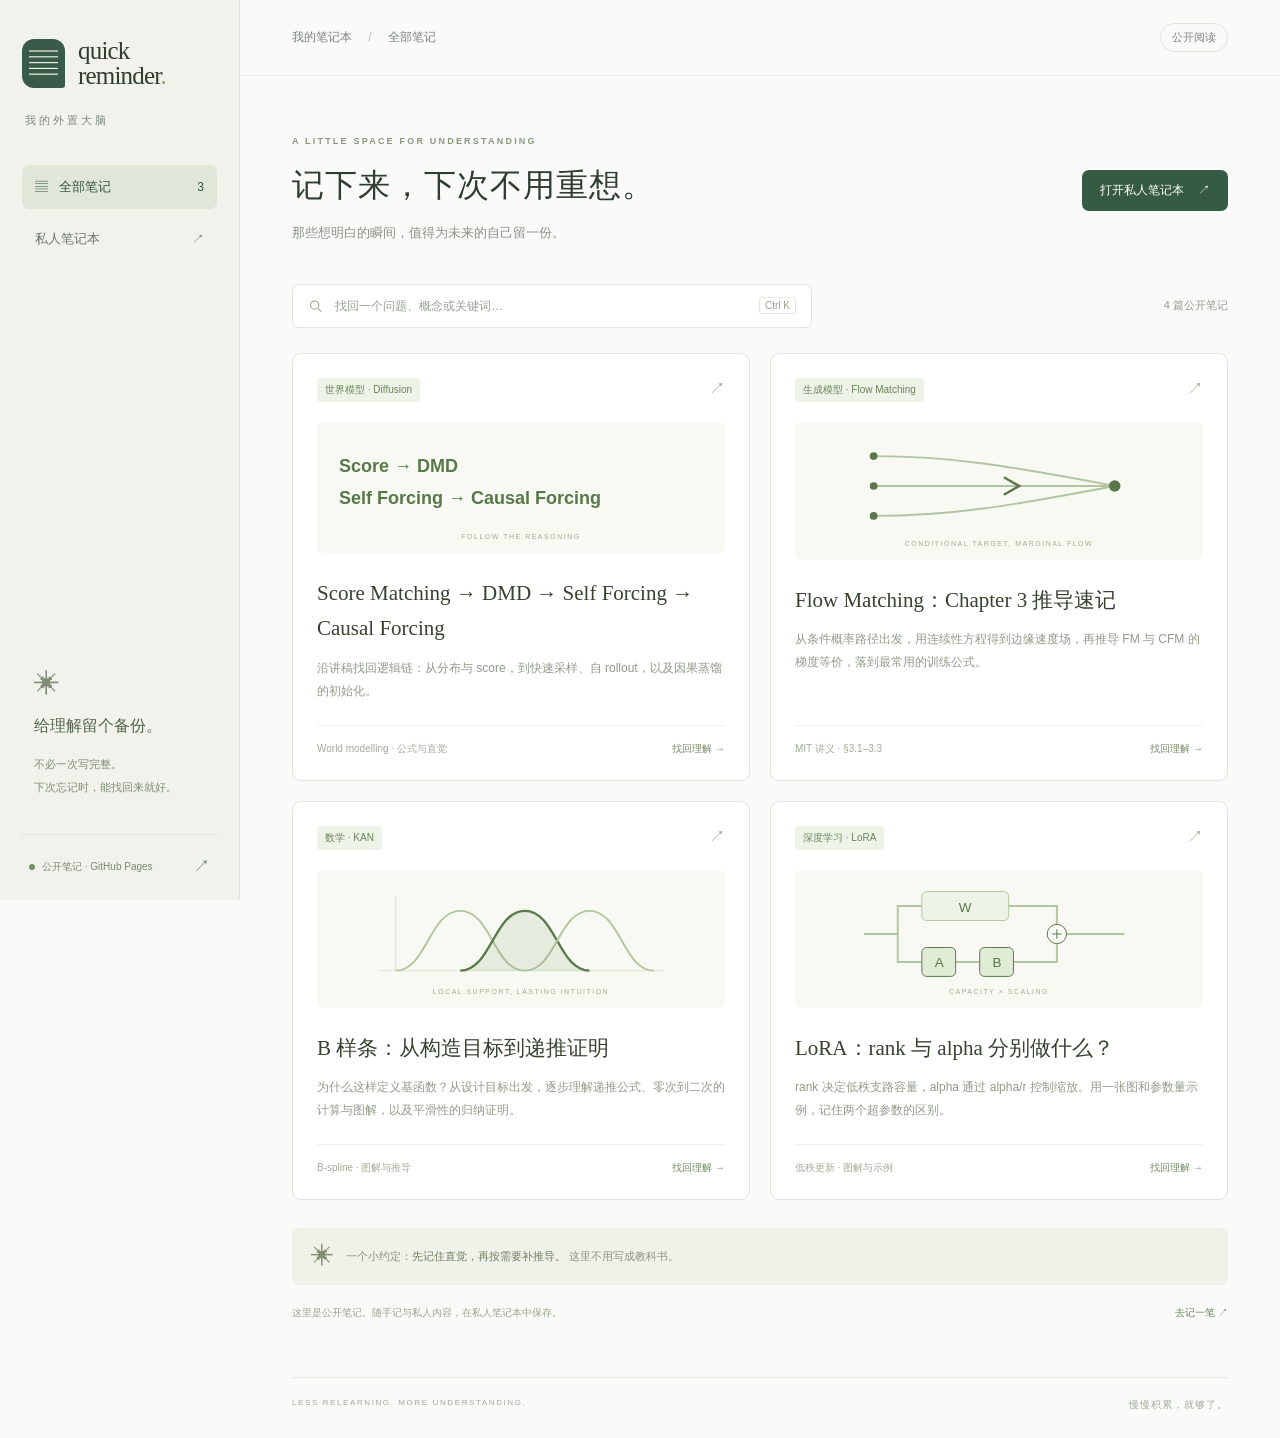
<file: index.html>
<!doctype html>
<html lang="zh-CN">
<head>
<meta charset="utf-8"><meta name="viewport" content="width=device-width,initial-scale=1">
<meta name="description" content="给理解留个备份。关于数学、算法与事物如何运作的 Quick Reminder。">
<title>Quick Reminder · 给理解留个备份</title>
<link rel="icon" href="assets/favicon.svg" type="image/svg+xml">
<link rel="stylesheet" href="assets/home.css">
<script src="assets/home.js" defer></script>
</head>
<body>
<aside class="sidebar">
<a class="brand" href="./" aria-label="Quick Reminder 首页"><span class="brand-icon" aria-hidden="true">▤</span><span>quick<br>reminder<span class="dot">.</span></span></a>
<p class="workspace-label">我的外置大脑</p>
<nav aria-label="笔记导航"><a class="nav-item active" href="./" aria-current="page"><span aria-hidden="true">▤</span>全部笔记<span class="count" id="sidebar-count">3</span></a><a class="nav-item" href="https://quick-reminder-daniel-notes.danielyu-apss.chatgpt.site/" target="_blank" rel="noopener">私人笔记本<span class="count" aria-hidden="true">↗</span></a></nav>
<div class="sidebar-bottom"><span class="leaf" aria-hidden="true">✳</span><p>给理解留个备份。</p><small>不必一次写完整。<br>下次忘记时，能找回来就好。</small></div>
<footer class="sidebar-footer"><span class="live-dot"></span>公开笔记 · GitHub Pages<a href="https://github.com/dyu056/quick_reminder" target="_blank" rel="noopener" aria-label="查看 GitHub 仓库">↗</a></footer>
</aside>
<div class="workspace"><header class="topbar"><span>我的笔记本 <span class="separator">/</span> 全部笔记</span><span class="badge">公开阅读</span></header>
<main>
<div class="heading-row"><div><p class="eyebrow">A LITTLE SPACE FOR UNDERSTANDING</p><h1>记下来，下次不用重想。</h1><p class="intro">那些想明白的瞬间，值得为未来的自己留一份。</p></div><a class="primary" href="https://quick-reminder-daniel-notes.danielyu-apss.chatgpt.site/" target="_blank" rel="noopener">打开私人笔记本 <span aria-hidden="true">↗</span></a></div>
<div class="tools"><label class="search" for="search"><svg width="18" height="18" viewBox="0 0 24 24" fill="none" stroke="currentColor" stroke-width="1.6" aria-hidden="true"><circle cx="10.5" cy="10.5" r="6.5"/><path d="m16 16 5 5"/></svg><input id="search" type="search" placeholder="找回一个问题、概念或关键词…" autocomplete="off"><kbd aria-hidden="true">⌘ K</kbd></label><span id="result-count" class="result-count" role="status" aria-live="polite">3 篇公开笔记</span></div>
<section id="notes" class="note-grid" aria-label="公开笔记列表">
<a class="note-card" href="score-dmd-forcing.html" data-search="score matching DMD distribution matching distillation self forcing causal forcing diffusion energy model Langevin KL world model 世界模型 蒸馏 因果 自回归 视频">
<div class="card-top"><span class="tag">世界模型 · Diffusion</span><span aria-hidden="true">↗</span></div>
<div class="spline-preview" aria-hidden="true"><div style="padding:18px 8px;color:#59784a;font-size:18px;font-weight:600;line-height:1.8">Score → DMD<br>Self Forcing → Causal Forcing</div><span>FOLLOW THE REASONING</span></div>
<h2>Score Matching → DMD → Self Forcing → Causal Forcing</h2><p>沿讲稿找回逻辑链：从分布与 score，到快速采样、自 rollout，以及因果蒸馏的初始化。</p><div class="card-bottom"><span>World modelling · 公式与直觉</span><span>找回理解 →</span></div>
</a>

<a class="note-card" href="flow-matching.html" data-search="Flow Matching flow matching diffusion 扩散 生成模型 条件 边缘 概率路径 速度场 连续性方程 CFM FM Gaussian CondOT 推导 MIT chapter 3">
<div class="card-top"><span class="tag">生成模型 · Flow Matching</span><span aria-hidden="true">↗</span></div>
<div class="spline-preview" aria-hidden="true"><svg viewBox="0 0 320 112" fill="none"><g stroke="#b4c49e" stroke-width="2"><path d="M30 25C110 25 170 35 280 56"/><path d="M30 56H280"/><path d="M30 87C110 87 170 77 280 56"/></g><path d="m165 47 16 9-16 9" stroke="#59784a" stroke-width="2.5"/><g fill="#59784a"><circle cx="30" cy="25" r="4"/><circle cx="30" cy="56" r="4"/><circle cx="30" cy="87" r="4"/><circle cx="280" cy="56" r="6"/></g></svg><span>CONDITIONAL TARGET, MARGINAL FLOW</span></div>
<h2>Flow Matching：Chapter 3 推导速记</h2><p>从条件概率路径出发，用连续性方程得到边缘速度场，再推导 FM 与 CFM 的梯度等价，落到最常用的训练公式。</p><div class="card-bottom"><span>MIT 讲义 · §3.1–3.3</span><span>找回理解 →</span></div>
</a>

<a class="note-card" href="b-spline.html" data-search="B 样条 B-spline spline basis KAN 数学 算法 构造 递推 证明 平滑性 连续性 零次 一次 二次 基函数 图解 归纳">
<div class="card-top"><span class="tag">数学 · KAN</span><span aria-hidden="true">↗</span></div>
<div class="spline-preview" aria-hidden="true"><svg viewBox="0 0 320 112" fill="none"><path d="M12 94h296M30 16v78" stroke="#dce4d4" stroke-width="1"/><path d="M30 94c32 0 35-62 67-62s35 62 67 62" stroke="#b4c49e" stroke-width="2"/><path d="M97 94c32 0 35-62 67-62s35 62 67 62" stroke="#59784a" stroke-width="2.5"/><path d="M164 94c32 0 35-62 67-62s35 62 67 62" stroke="#b4c49e" stroke-width="2"/><path d="M97 94c32 0 35-62 67-62s35 62 67 62Z" fill="#6c8d5020"/></svg><span>LOCAL SUPPORT, LASTING INTUITION</span></div>
<h2>B 样条：从构造目标到递推证明</h2><p>为什么这样定义基函数？从设计目标出发，逐步理解递推公式、零次到二次的计算与图解，以及平滑性的归纳证明。</p><div class="card-bottom"><span>B-spline · 图解与推导</span><span>找回理解 →</span></div>
</a>
<a class="note-card" href="lora-rank-alpha.html" data-search="LoRA rank alpha 低秩 适配 微调 权重 增量 A B 参数量 缩放 DiT DreamX 深度学习 PEFT">
<div class="card-top"><span class="tag">深度学习 · LoRA</span><span aria-hidden="true">↗</span></div>
<div class="spline-preview" aria-hidden="true"><svg viewBox="0 0 320 112" fill="none"><path d="M20 56h35v-29h165v29h70M55 56v29h165V56" stroke="#b4c49e" stroke-width="2"/><rect x="80" y="12" width="90" height="30" rx="5" fill="#edf3e7" stroke="#b4c49e"/><rect x="80" y="70" width="35" height="30" rx="5" fill="#e0ecd5" stroke="#59784a"/><rect x="140" y="70" width="35" height="30" rx="5" fill="#e0ecd5" stroke="#59784a"/><text x="125" y="33" text-anchor="middle" fill="#59784a" font-size="14">W</text><text x="98" y="90" text-anchor="middle" fill="#59784a" font-size="14">A</text><text x="158" y="90" text-anchor="middle" fill="#59784a" font-size="14">B</text><circle cx="220" cy="56" r="10" fill="#fafbf7" stroke="#59784a"/><path d="M215 56h10m-5-5v10" stroke="#59784a"/></svg><span>CAPACITY × SCALING</span></div>
<h2>LoRA：rank 与 alpha 分别做什么？</h2><p>rank 决定低秩支路容量，alpha 通过 alpha/r 控制缩放。用一张图和参数量示例，记住两个超参数的区别。</p><div class="card-bottom"><span>低秩更新 · 图解与示例</span><span>找回理解 →</span></div>
</a>
</section>
<section id="empty" class="empty" hidden><span aria-hidden="true">⌕</span><h2>暂时没有找到。</h2><p>试试另一个关键词，例如「B 样条」「递推」或「KAN」。</p><button id="clear-search" type="button">清除搜索</button></section>
<div class="gentle-note"><span aria-hidden="true">✳</span><p>一个小约定：<strong>先记住直觉，再按需要补推导。</strong> 这里不用写成教科书。</p></div>
<div class="private-note"><span>这里是公开笔记。随手记与私人内容，在私人笔记本中保存。</span><a href="https://quick-reminder-daniel-notes.danielyu-apss.chatgpt.site/" target="_blank" rel="noopener">去记一笔 ↗</a></div>
<noscript><p class="private-note">笔记可以直接打开；搜索功能需要启用 JavaScript。</p></noscript>
</main>
<footer class="bottom-note"><span>LESS RELEARNING. MORE UNDERSTANDING.</span><span>慢慢积累，就够了。</span></footer>
</div>
</body>
</html>
</file>
<file: assets/home.css>
:root{font-family:Inter,-apple-system,BlinkMacSystemFont,"Segoe UI","PingFang SC","Microsoft YaHei",sans-serif;color:#303d31;background:#fafbf8;font-synthesis:none}*{box-sizing:border-box}body{margin:0}a{color:inherit;text-decoration:none}button,input{font:inherit}a:focus-visible,button:focus-visible,input:focus-visible{outline:2px solid #597b49;outline-offset:4px}[hidden]{display:none!important}.sidebar{position:fixed;inset:0 auto 0 0;width:240px;background:#f0f2eb;border-right:1px solid #e1e6dc;padding:38px 22px 22px;display:flex;flex-direction:column}.brand{display:flex;align-items:center;gap:13px;font-family:Georgia,serif;font-size:25px;line-height:1;letter-spacing:-.8px}.brand-icon{display:grid;place-items:center;background:#385c49;color:#f2f5e9;width:43px;height:49px;border-radius:12px 12px 3px 12px;font-size:29px}.dot{color:#8d9e6d}.workspace-label{font-size:11px;color:#7c897d;letter-spacing:3px;margin:25px 0 37px 3px}.nav-item{display:flex;gap:11px;align-items:center;padding:13px;border-radius:7px;font-size:13px;margin-bottom:8px;color:#6c776b}.nav-item.active{color:#34553e;background:#e0e7d8;font-weight:600}.nav-item:hover{background:#e5eadf}.count{margin-left:auto;font-size:12px;font-weight:400}.sidebar-bottom{margin-top:auto;padding:25px 12px 35px;color:#7f8d77}.leaf{font-size:26px}.sidebar-bottom p{font-family:Georgia,"Songti SC",serif;font-size:16px;color:#52654f}.sidebar-bottom small{font-size:11px;line-height:2.1}.sidebar-footer{display:flex;align-items:center;gap:7px;border-top:1px solid #dce1d5;padding:20px 7px 0;color:#7c897a;font-size:10px}.sidebar-footer a{margin-left:auto;font-size:17px}.live-dot{width:6px;height:6px;background:#77916b;border-radius:50%}.workspace{margin-left:240px;min-height:100vh;display:flex;flex-direction:column}.topbar{height:76px;border-bottom:1px solid #e9ece4;display:flex;align-items:center;justify-content:space-between;padding:0 52px;font-size:12px;color:#7a837b}.separator{padding:0 13px;color:#b7bdb2}.badge{font-size:11px;border:1px solid #e0e5d9;padding:6px 11px;border-radius:20px}main{width:100%;max-width:1360px;margin:0 auto;padding:60px 52px 30px;flex:1}.heading-row{display:flex;align-items:center;justify-content:space-between;gap:25px;margin-bottom:39px}.eyebrow{font-size:9px;letter-spacing:2.2px;font-weight:600;color:#8a977d;margin:0}h1{font-family:Georgia,"Songti SC","STSong",serif;font-weight:500;letter-spacing:1px;font-size:32px;margin:16px 0 13px;line-height:1.45}.intro{font-size:13px;color:#8a9186;line-height:1.8;margin:0}.primary{border-radius:7px;background:#365b45;color:#fff;display:inline-flex;align-items:center;justify-content:center;gap:14px;padding:12px 18px;font-size:12px;white-space:nowrap;transition:background .18s}.primary:hover{background:#294935}.tools{display:flex;align-items:center;gap:20px;margin-bottom:25px}.search{display:flex;align-items:center;gap:10px;background:#fff;border:1px solid #e2e6dd;border-radius:7px;padding:12px 15px;color:#98a090;flex:1;max-width:520px}.search input{border:0;width:100%;min-width:0;font-size:12px;background:transparent;color:#3c493d}.search input:focus{outline:none}.search:focus-within{border-color:#839c73;box-shadow:0 0 0 2px #839c731a}.search input::placeholder{color:#99a193}kbd{font-family:inherit;font-size:10px;white-space:nowrap;border:1px solid #e5e8e0;padding:2px 5px;border-radius:3px}.result-count{margin-left:auto;font-size:11px;color:#959d90}.note-grid{display:grid;grid-template-columns:repeat(2,minmax(0,1fr));gap:20px}.note-card{border:1px solid #e0e6d8;border-radius:9px;background:white;text-align:left;padding:24px;display:flex;flex-direction:column;transition:transform .15s,box-shadow .15s;min-width:0}.note-card:hover{transform:translateY(-3px);box-shadow:0 8px 24px #3d50370a;border-color:#bacbab}.card-top,.card-bottom{display:flex;justify-content:space-between;align-items:center;color:#a2ab98}.tag{background:#edf3e7;color:#6d8359;border-radius:4px;padding:5px 8px;font-size:10px}.spline-preview{background:#f7f9f2;border-radius:6px;margin:20px 0 5px;padding:10px 14px 13px}.spline-preview svg{display:block;width:100%;height:108px}.spline-preview>span{display:block;text-align:center;color:#a0ae91;font-size:7px;letter-spacing:1.5px}.note-card h2{font-family:Georgia,"Songti SC",serif;font-size:21px;font-weight:500;line-height:1.7;margin:18px 0 10px;color:#374331}.note-card p{font-size:12px;line-height:1.9;color:#929b89;margin:0 0 22px}.card-bottom{font-size:10px;margin-top:auto;padding-top:16px;border-top:1px solid #eff1eb;gap:12px}.card-bottom span:last-child{color:#778b65;white-space:nowrap}.gentle-note{display:flex;align-items:center;gap:12px;margin-top:28px;padding:15px 19px;background:#f0f2e9;border-radius:6px;color:#839071}.gentle-note>span{font-size:23px}.gentle-note p{font-size:11px;color:#8b947f;line-height:1.7;margin:0}.gentle-note strong{font-weight:500;color:#6f7e60}.private-note{display:flex;justify-content:space-between;align-items:center;gap:20px;margin-top:18px;color:#99a38f;font-size:10px;line-height:1.9}.private-note a{color:#6c835b;white-space:nowrap}.bottom-note{margin:25px 52px 26px;padding-top:20px;border-top:1px solid #e5e9df;color:#a1aa98;font-size:8px;letter-spacing:1.6px;display:flex;justify-content:space-between;gap:20px}.bottom-note span:last-child{font-size:10px;letter-spacing:1px}.empty{min-height:320px;text-align:center;padding:50px 20px;border:1px dashed #d7dfcf;border-radius:9px;background:#f5f8ef}.empty>span{font-size:40px;color:#91a67b}.empty h2{font-family:Georgia,"Songti SC",serif;font-size:22px;font-weight:500}.empty p{font-size:12px;color:#8d9982;line-height:1.8}.empty button{background:#365b45;color:white;border:0;border-radius:6px;padding:10px 18px;margin-top:10px;cursor:pointer;font-size:12px}@media(min-width:1450px){main{padding-top:75px}.note-grid{grid-template-columns:repeat(3,minmax(0,1fr))}}@media(max-width:1150px){.sidebar{width:210px}.workspace{margin-left:210px}main{padding:40px 30px}.topbar{padding:0 30px}h1{font-size:27px}.bottom-note{margin-left:30px;margin-right:30px}.heading-row{flex-wrap:wrap}}@media(max-width:760px){.sidebar{position:static;width:100%;padding:20px 20px 8px;display:block;border-right:0;border-bottom:1px solid #e0e6d7}.brand{font-size:21px}.brand-icon{height:38px;width:36px;font-size:24px}.brand br{display:none}.workspace-label,.sidebar-bottom,.sidebar-footer{display:none}.sidebar nav{display:flex;margin-top:20px;gap:10px}.nav-item{width:auto;gap:8px;padding:10px 13px;font-size:12px;margin:0}.count{margin-left:8px}.workspace{margin:0}.topbar{height:52px;padding:0 22px;font-size:10px}.badge{font-size:9px}main{padding:32px 22px 20px}.heading-row{gap:20px;align-items:flex-start;margin-bottom:27px}h1{font-size:26px;margin:12px 0}.eyebrow{font-size:7px;letter-spacing:1.5px}.intro{font-size:12px}.primary{font-size:11px;padding:10px 14px}.tools{gap:10px}.search{padding:11px 10px}.search input{font-size:11px}.search kbd{display:none}.result-count{font-size:9px;white-space:nowrap}.note-grid{grid-template-columns:1fr}.note-card{padding:20px}.note-card h2{font-size:21px}.gentle-note{padding:12px}.gentle-note p{font-size:10px}.private-note{font-size:9px;gap:10px}.bottom-note{margin:20px 22px;font-size:6px;letter-spacing:1px}.bottom-note span:last-child{font-size:8px}}
</file>
